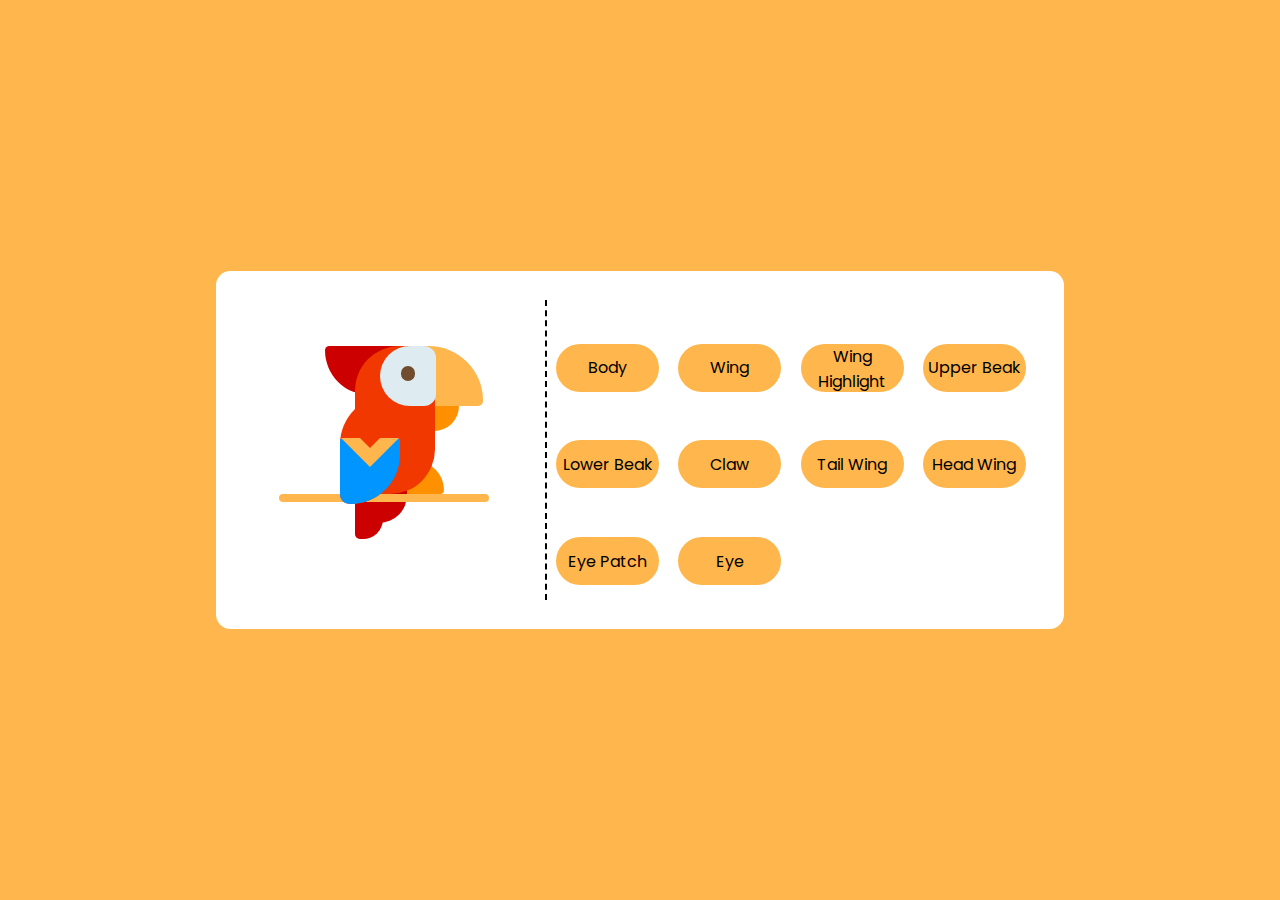
<file: Color-The-Parrot/index.html>
<!DOCTYPE html>
<html lang="en">
  <head>
    <meta charset="UTF-8" />
    <meta http-equiv="X-UA-Compatible" content="IE=edge" />
    <meta name="viewport" content="width=device-width, initial-scale=1.0" />
    <title>Color The Parrot</title>

    <!-- Google Fonts -->
    <link
      href="https://fonts.googleapis.com/css2?family=Poppins:wght@500&display=swap"
      rel="stylesheet"
    />

    <!-- Stylesheet -->
    <link rel="stylesheet" href="./style.css" />
  </head>
  <body>
    <main class="container">
      <!-- Wrapper -->
      <div class="wrapper">
        <div class="body-clr parrot">
          <!-- Tail -->
          <div class="tail-wing tail1"></div>
          <div class="tail-wing tail2"></div>

          <!-- Wing -->
          <div class="body-clr wing">
            <div class="wing-color1"></div>
            <div class="wing-color2">
              <div class="wing-color2-inner"></div>
            </div>
          </div>

          <!-- Eye -->
          <div class="eye-patch">
            <div class="eye"></div>
          </div>

          <!-- Beak -->
          <div class="beak-upper">
            <div class="beak-lower"></div>
          </div>

          <!-- Others -->
          <div class="feather"></div>
          <div class="leg"></div>
          <div class="branch"></div>
        </div>
      </div>

      <!-- Controls -->
      <div class="controls">
        <!-- Body -->
        <button id="body-btn">Body</button>

        <!-- Wing -->
        <button id="main-wing-btn">Wing</button>
        <button id="sub-wing-btn">Wing Highlight</button>

        <!-- Beak -->
        <button id="upper-beak-btn">Upper Beak</button>
        <button id="lower-beak-btn">Lower Beak</button>

        <!-- Others -->
        <button id="claw-btn">Claw</button>
        <button id="tail-wing-btn">Tail Wing</button>
        <button id="head-wing-btn">Head Wing</button>
        <button id="eye-patch-btn">Eye Patch</button>
        <button id="eye-btn">Eye</button>
      </div>
    </main>

    <!-- Script -->
    <script src="./script.js"></script>
  </body>
</html>
</file>
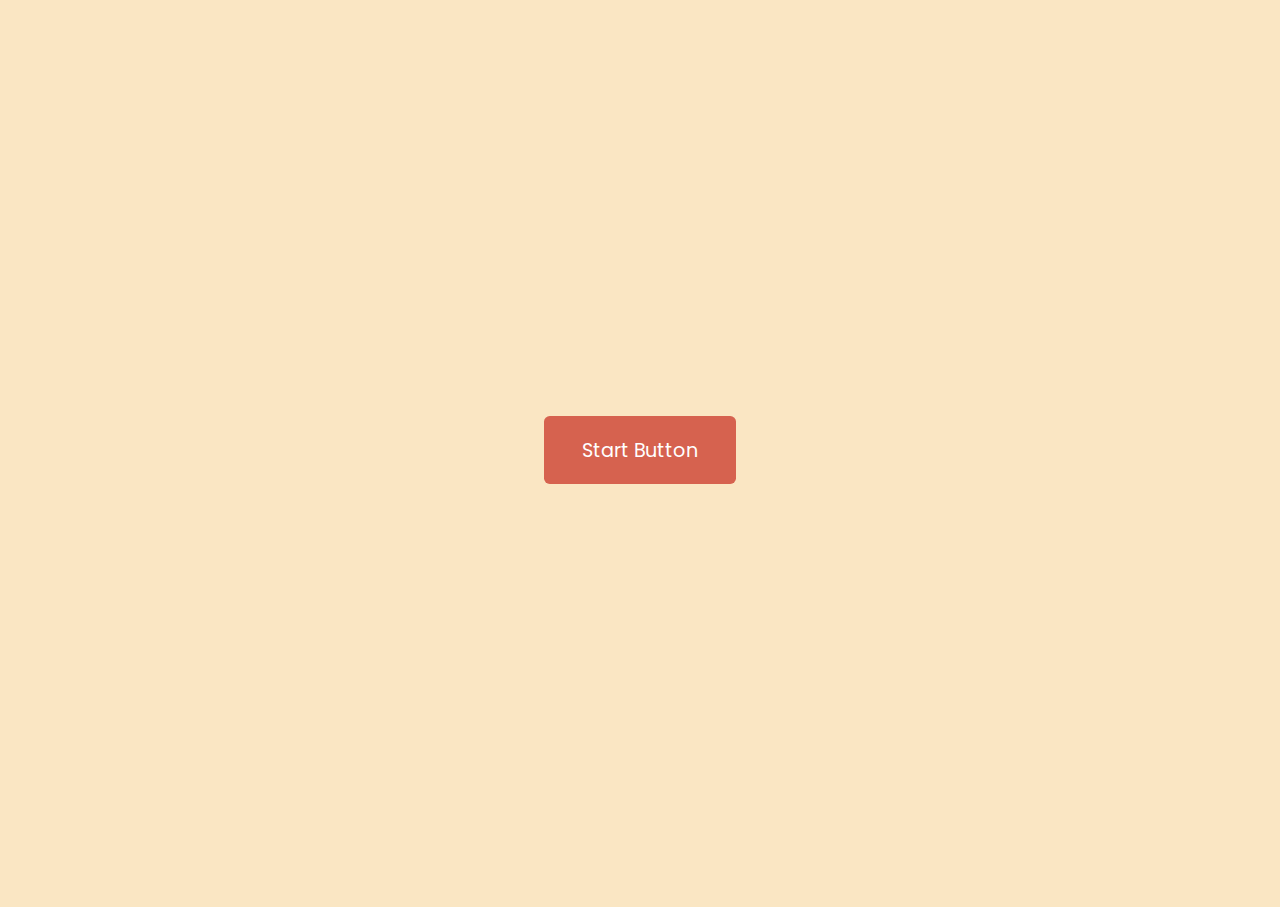
<file: Fruit-Fall/index.html>
<!DOCTYPE html>
<html lang="en">
  <head>
    <meta charset="UTF-8" />
    <meta http-equiv="X-UA-Compatible" content="IE=edge" />
    <meta name="viewport" content="width=device-width, initial-scale=1.0" />
    <title>Fruit Fall</title>

    <!-- Google Font -->
    <link
      href="https://fonts.googleapis.com/css2?family=Poppins:wght@400;600&display=swap"
      rel="stylesheet"
    />

    <!-- Stylesheet -->
    <link rel="stylesheet" href="./style.css" />
  </head>
  <body>
    <div class="cover-screen">
      <h2 id="over-text" class="hide">Game Over</h2>

      <p id="result"></p>
      <button id="start-button">Start Button</button>
    </div>

    <div id="score-container" class="hide">0</div>
    <canvas id="canvas"></canvas>

    <!-- Script -->
    <script src="./script.js"></script>
  </body>
</html>
</file>
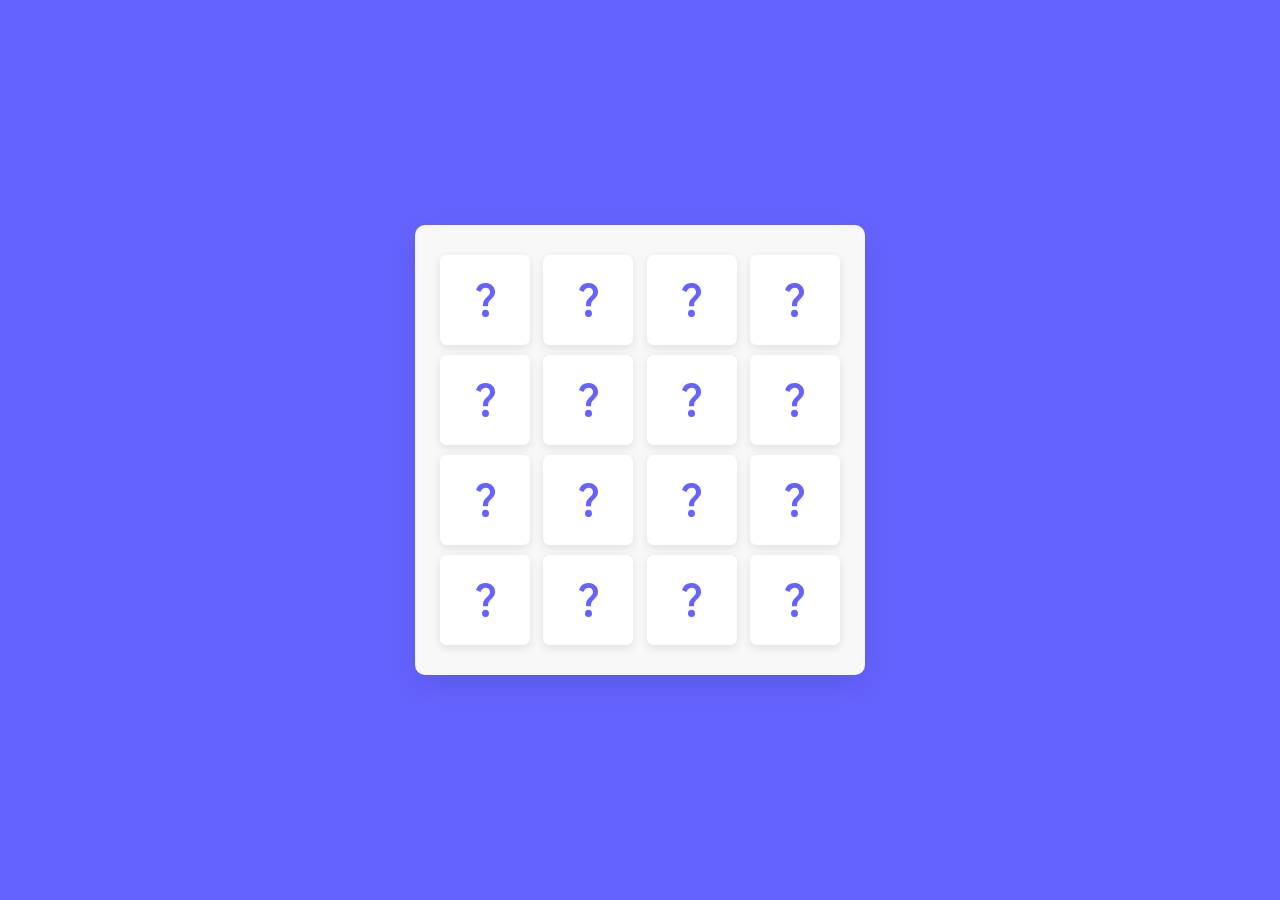
<file: Memory-Match-v1/index.html>
<!DOCTYPE html>
<html lang="en" dir="ltr">
  <head>
    <title>Memory Match - v.0.1</title>
    <meta charset="UTF-8" />
    <meta http-equiv="X-UA-Compatible" content="IE=edge" />
    <meta name="viewport" content="width=device-width, initial-scale=1.0" />

    <!-- Stylesheet -->
    <link rel="stylesheet" href="./style.css" />
  </head>
  <body>
    <div class="wrapper">
      <ul class="cards"></ul>
    </div>

    <!-- Script -->
    <script src="./script.js"></script>
  </body>
</html>
</file>
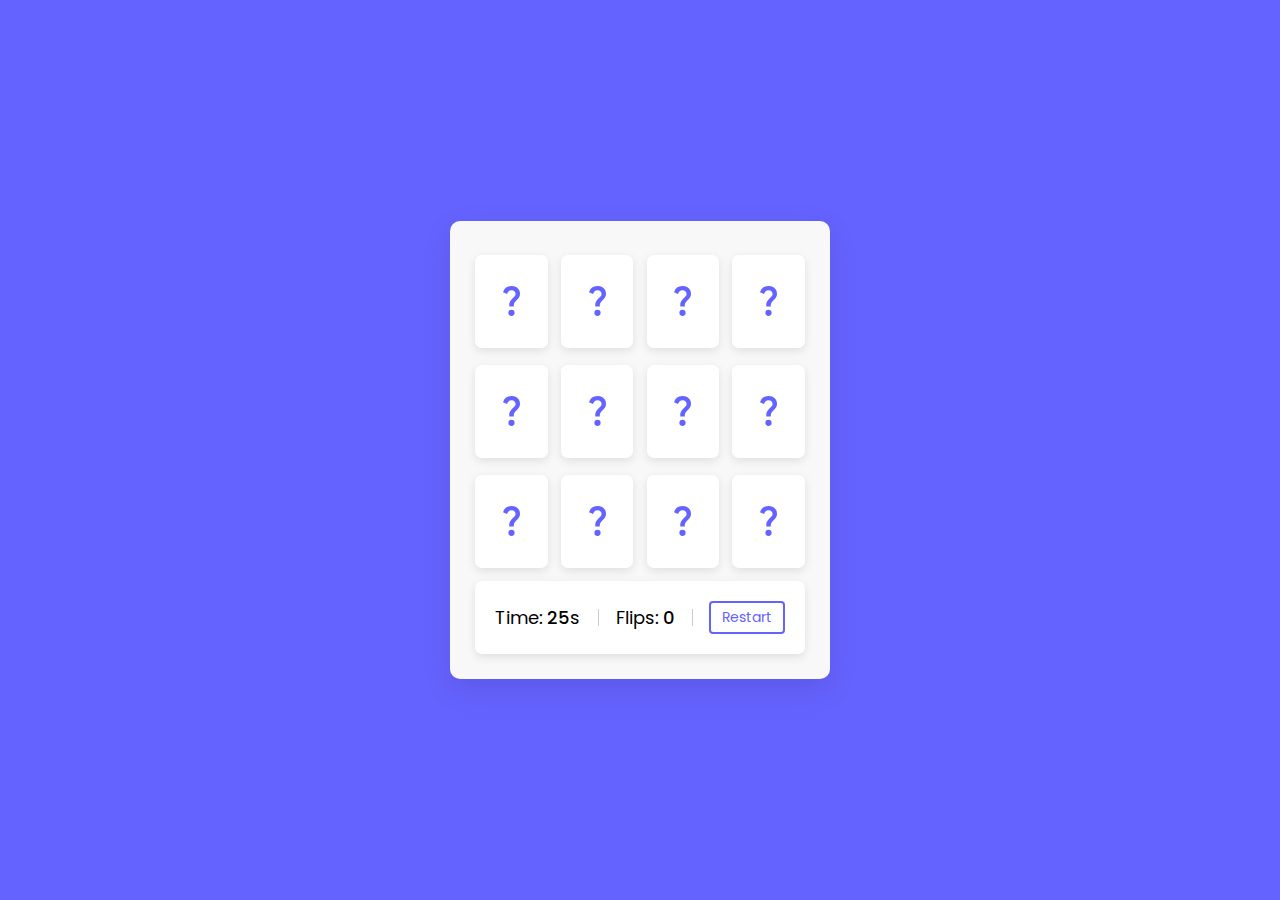
<file: Memory-Match-v2/index.html>
<!DOCTYPE html>
<html lang="en">
  <head>
    <title>Memory Match - v.0.2</title>
    <meta charset="UTF-8" />
    <meta http-equiv="X-UA-Compatible" content="IE=edge" />
    <meta name="viewport" content="width=device-width, initial-scale=1.0" />
    <meta
      name="description"
      content="Embark on a memory matching challenge with our captivating game! Flip cards to uncover hidden images and test your memory skills. Match pairs to progress, but watch the clock and keep track of your flips. Can you uncover all the pairs before time runs out? Engage in strategic thinking, swift decision-making, and exciting gameplay in this captivating memory matching adventure."
    />
    <meta
      name="keywords"
      content="memory matching game, card flipping, image pairs, memory challenge, matching pairs, gameplay, strategy, memory skills, flip cards, time limit, entertainment, cognitive exercise"
    />

    <!-- Google Font -->
    <link rel="preconnect" href="https://fonts.googleapis.com" />
    <link rel="preconnect" href="https://fonts.gstatic.com" crossorigin />
    <link
      href="https://fonts.googleapis.com/css2?family=Poppins:ital,wght@0,100;0,200;0,300;0,400;0,500;0,600;0,700;1,100;1,200;1,300;1,400;1,500;1,600;1,700&display=swap"
      rel="stylesheet"
    />

    <!-- Stylesheet -->
    <link rel="stylesheet" href="./style.css" />
  </head>
  <body>
    <div class="wrapper">
      <ul class="cards"></ul>

      <!-- Timer -->
      <div class="details">
        <p class="time">
          Time: <span><b>20</b>s</span>
        </p>

        <p class="flips">
          Flips: <span><b>0</b></span>
        </p>

        <button id="restart">Restart</button>
      </div>
    </div>

    <!-- Script -->
    <script src="./script.js"></script>
  </body>
</html>
</file>
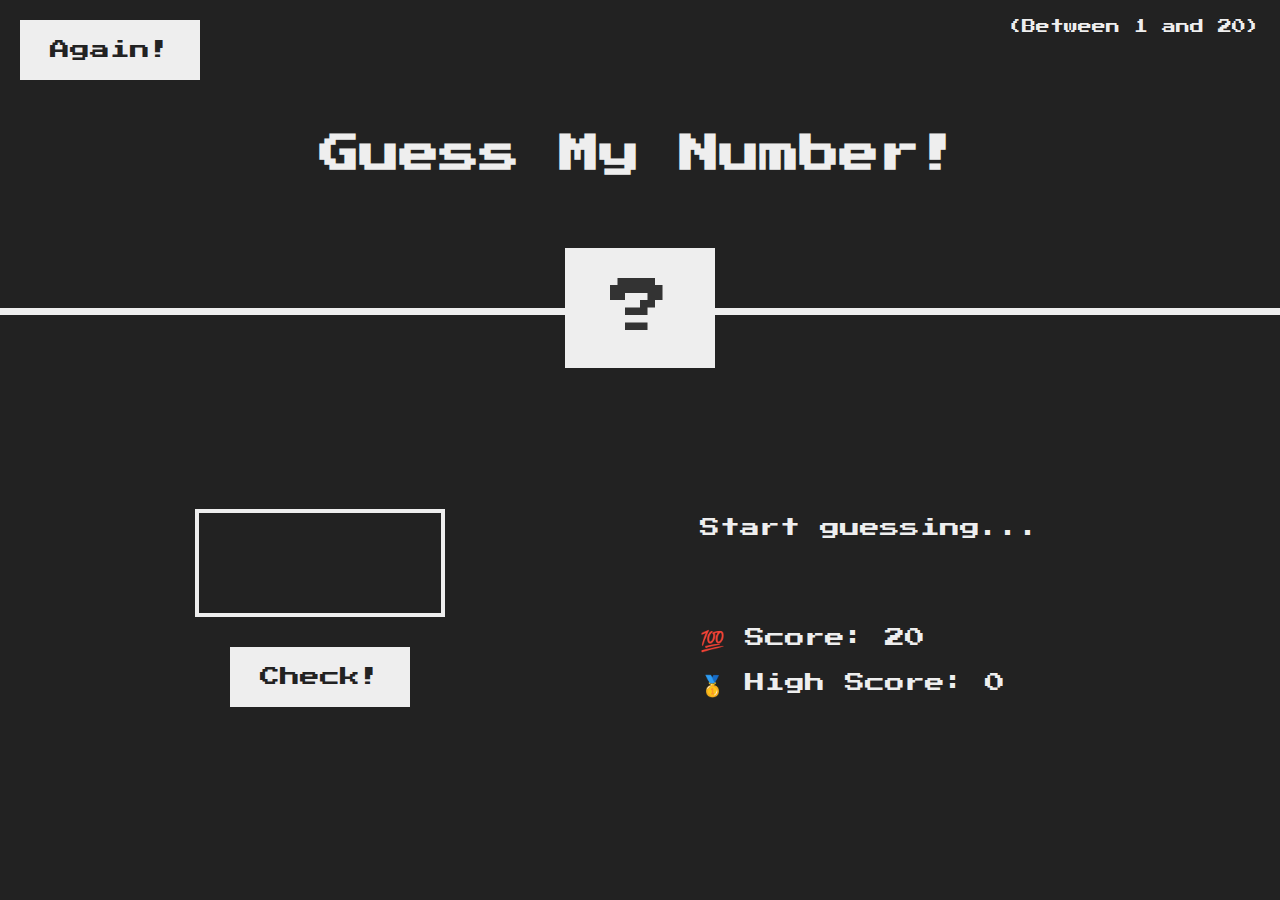
<file: Number-Nest/index.html>
<!DOCTYPE html>
<html lang="en">
  <head>
    <title>Guess The Mystery Number</title>
    <meta charset="UTF-8" />
    <meta http-equiv="X-UA-Compatible" content="IE=edge" />
    <meta name="viewport" content="width=device-width, initial-scale=1.0" />
    <meta
      name="description"
      content="Put your guessing skills to the test with our interactive Guess My Number game! Built using HTML, CSS, and JavaScript, challenge yourself to guess the secret number within a limited number of attempts. Enjoy sleek design, intuitive controls, and engaging gameplay. Will you crack the code and claim victory? Play now and embark on a thrilling number-guessing adventure!"
    />

    <!-- Favicon -->
    <link
      rel="apple-touch-icon"
      sizes="180x180"
      href="./assets/favicon_io/apple-touch-icon.png"
    />
    <link
      rel="icon"
      type="image/png"
      sizes="32x32"
      href="./assets/favicon_io/favicon-32x32.png"
    />
    <link
      rel="icon"
      type="image/png"
      sizes="16x16"
      href="./assets/favicon_io/favicon-16x16.png"
    />
    <link rel="manifest" href="./assets/favicon_io/site.webmanifest" />

    <!-- Google Fonts -->
    <link rel="preconnect" href="https://fonts.googleapis.com" />
    <link rel="preconnect" href="https://fonts.gstatic.com" crossorigin />
    <link
      href="https://fonts.googleapis.com/css2?family=Press+Start+2P&family=Roboto:wght@300;400;500;700&display=swap"
      rel="stylesheet"
    />

    <!-- Style -->
    <link rel="stylesheet" href="./style.css" />
  </head>
  <body>
    <header>
      <h1>Guess My Number!</h1>
      <p class="between">(Between 1 and 20)</p>
      <button class="btn again">Again!</button>
      <div class="number">?</div>
    </header>

    <main>
      <section class="left">
        <input type="number" class="guess" id="guess" name="guess" />
        <button class="btn check">Check!</button>
      </section>
      <section class="right">
        <p class="message">Start guessing...</p>
        <p class="label-score">
          💯 Score:
          <span class="score">20</span>
        </p>
        <p class="high-score">
          🥇 High Score:
          <span class="highScore">0</span>
        </p>
      </section>
    </main>

    <!-- Script -->
    <script src="./script.js"></script>
  </body>
</html>
</file>
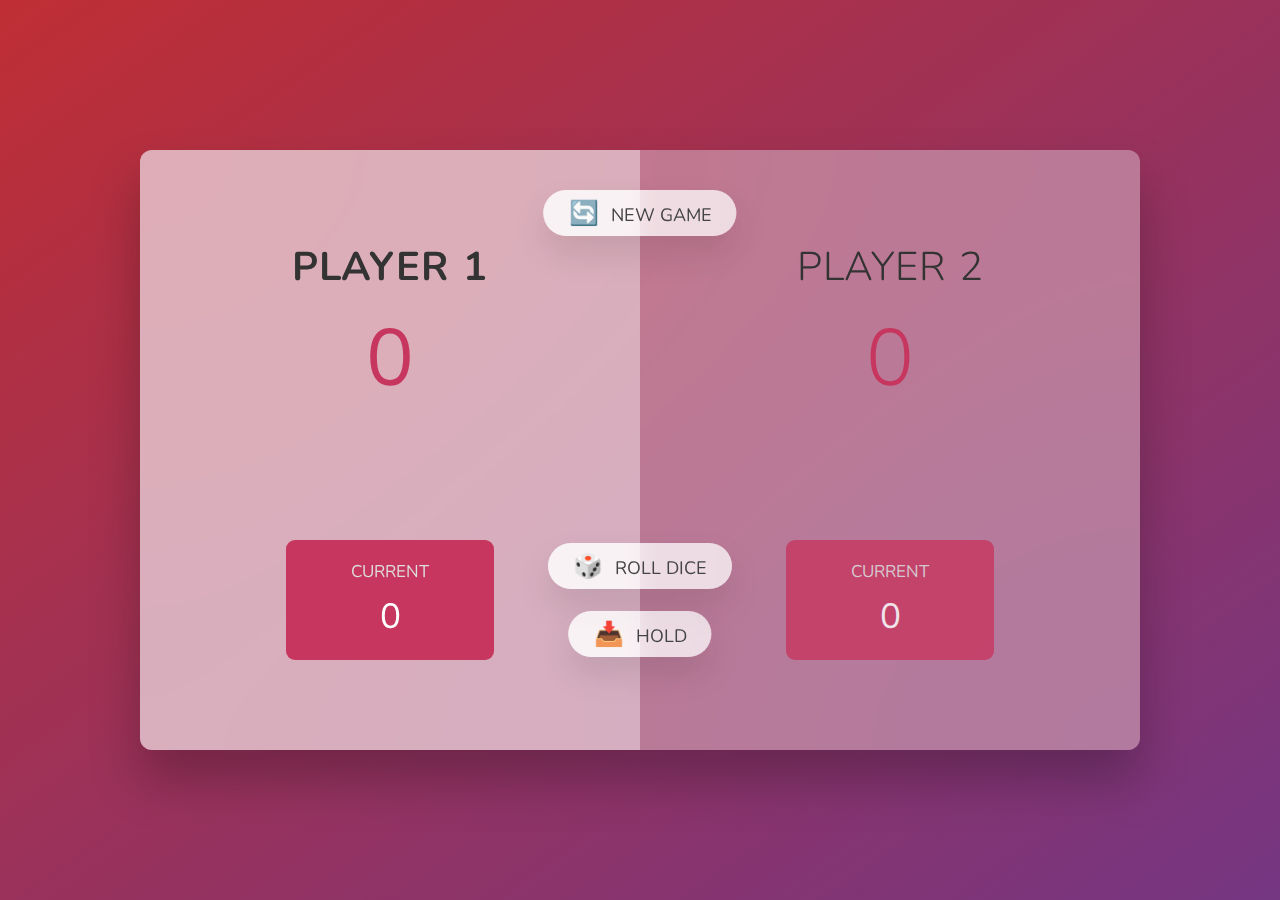
<file: Pig-Dice/index.html>
<!DOCTYPE html>
<html lang="en">
  <head>
    <title>Pig Dice</title>
    <meta charset="UTF-8" />
    <meta http-equiv="X-UA-Compatible" content="IE=edge" />
    <meta name="viewport" content="width=device-width, initial-scale=1.0" />
    <meta
      name="description"
      content="Play the classic Pig Dice Game online! Roll the dice, accumulate points, and avoid the Pig Out. Challenge friends or the computer in this addictive web game built with HTML, CSS, and JavaScript. Enjoy smooth animations, strategic gameplay, and aim for the highest score. Experience the excitement now!"
    />

    <!-- favicon -->
    <link
      rel="apple-touch-icon"
      sizes="180x180"
      href="./assets/favicon_io/apple-touch-icon.png"
    />
    <link
      rel="icon"
      type="image/png"
      sizes="32x32"
      href="./assets/favicon_io/android-chrome-192x192.png"
    />
    <link
      rel="icon"
      type="image/png"
      sizes="16x16"
      href="./assets/favicon_io/android-chrome-512x512.png"
    />
    <link rel="manifest" href="./assets/favicon_io/site.webmanifest" />

    <link rel="preconnect" href="https://fonts.googleapis.com" />
    <link rel="preconnect" href="https://fonts.gstatic.com" crossorigin />
    <link
      href="https://fonts.googleapis.com/css2?family=Nunito:ital,wght@0,200..1000;1,200..1000&display=swap"
      rel="stylesheet"
    />

    <!-- Stylesheet -->
    <link rel="stylesheet" href="./style.css" />
  </head>
  <body>
    <main>
      <!-- first player -->
      <section class="player player-0 player-active">
        <h2 class="name" id="name-0">Player 1</h2>
        <p class="score" id="score-0">95</p>

        <div class="current">
          <p class="current-label">Current</p>
          <p class="current-score" id="current-0">0</p>
        </div>
      </section>

      <!-- second player -->
      <section class="player player-1">
        <h2 class="name" id="name-1">Player 2</h2>
        <p class="score" id="score-1">95</p>

        <div class="current">
          <p class="current-label">Current</p>
          <p class="current-score" id="current-1">0</p>
        </div>
      </section>

      <!-- buttons & image -->
      <img src="./assets/dice-1.png" alt="dice-image" class="dice" />
      <button class="btn btn-new">🔄 New Game</button>
      <button class="btn btn-roll">🎲 Roll Dice</button>
      <button class="btn btn-hold">📥 Hold</button>
    </main>

    <!-- Script -->
    <script src="./script.js"></script>
  </body>
</html>
</file>
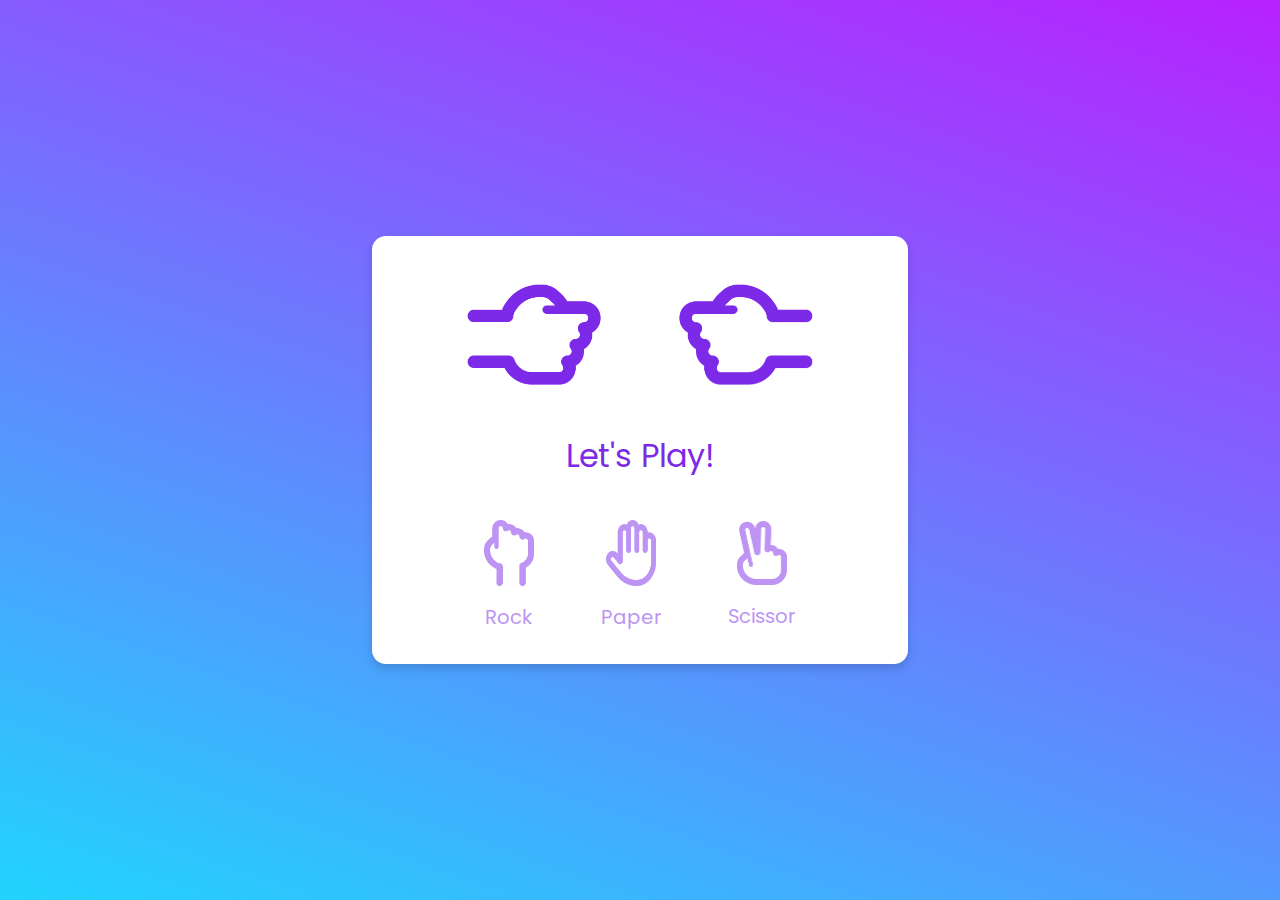
<file: Rock-Paper-Scissor/index.html>
<!DOCTYPE html>
<html lang="en">
  <head>
    <meta charset="UTF-8" />
    <meta http-equiv="X-UA-Compatible" content="IE=edge" />
    <meta name="viewport" content="width=device-width, initial-scale=1.0" />
    <title>Rock Paper Scissor</title>

    <!-- Primary Meta Tags -->
    <meta
      name="description"
      content="Play the ultimate Rock Paper Scissors game! HTML, CSS, and JavaScript combine for a captivating experience. Challenge the computer, strategize your moves, and claim victory!"
    />

    <!-- Favicon -->
    <link rel="icon" href="./assets/favicon-512.png" />
    <link rel="manifest" href="./manifest.webmanifest" />

    <!-- Style -->
    <link rel="stylesheet" href="./style.css" />

    <!-- Script -->
    <script defer src="./script.js"></script>
  </head>
  <body>
    <main class="container">
      <div class="resultBox">
        <div class="resultImgs">
          <span class="userResult">
            <img src="./assets/rock.png" alt="user-hand" />
          </span>
          <span class="cpuResult">
            <img src="./assets/rock.png" alt="cpu-hand" />
          </span>
        </div>

        <div class="resultText">Let's Play!</div>
      </div>

      <div class="optionsBox">
        <span class="optionImg">
          <img src="./assets/rock.png" alt="rock-option" />
          <p>Rock</p>
        </span>

        <span class="optionImg">
          <img src="./assets/paper.png" alt="rock-option" />
          <p>Paper</p>
        </span>

        <span class="optionImg">
          <img src="./assets/scissors.png" alt="rock-option" />
          <p>Scissor</p>
        </span>
      </div>
    </main>
  </body>
</html>
</file>
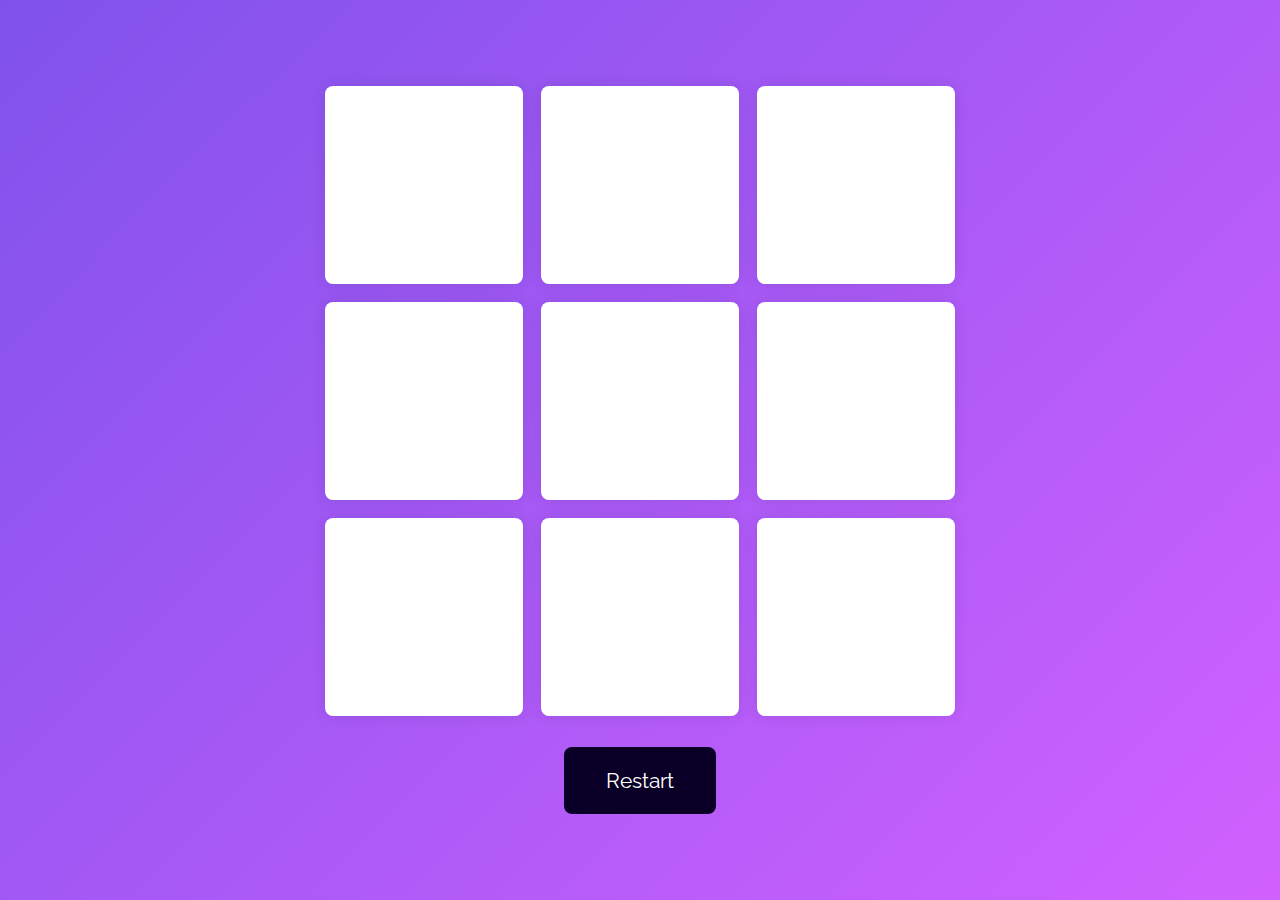
<file: Tic-Tac-Toe/index.html>
<!DOCTYPE html>
<html lang="en">
  <head>
    <title>Tic Tac Toe</title>
    <meta charset="UTF-8" />
    <meta http-equiv="X-UA-Compatible" content="IE=edge" />
    <meta name="viewport" content="width=device-width, initial-scale=1.0" />
    <meta
      name="description"
      content="Enjoy the classic game of Tic Tac Toe with our interactive web version! Play against a friend in this two-player game crafted using HTML, CSS, and JavaScript. Experience the thrill of competition as X's and O's battle it out on the grid. Be prepared for exhilarating wins and intense draws, with popup notifications highlighting victories and ties. Play now and relive the timeless excitement of Tic Tac Toe in a digital twist."
    />
    <meta
      name="keywords"
      content="tic tac toe, game, two-player, multiplayer, HTML, CSS, JavaScript, X, O, win, draw, interactive, web game, classic, strategy, board game"
    />

    <!-- Google Fonts -->
    <link
      href="https://fonts.googleapis.com/css2?family=Raleway:wght@700&display=swap"
      rel="stylesheet"
    />

    <!-- Favicon -->
    <link rel="icon" href="./favicon.png" />
    <link rel="manifest" href="./manifest.webmanifest" />

    <!-- Style -->
    <link rel="stylesheet" href="./style.css" />

    <!-- Script -->
    <script defer src="./script.js"></script>
  </head>
  <body>
    <div class="wrapper">
      <div class="container">
        <button class="button-option"></button>
        <button class="button-option"></button>
        <button class="button-option"></button>
        <button class="button-option"></button>
        <button class="button-option"></button>
        <button class="button-option"></button>
        <button class="button-option"></button>
        <button class="button-option"></button>
        <button class="button-option"></button>
      </div>

      <button id="restart">Restart</button>
    </div>

    <div class="popup hide">
      <p id="message">Sample Message</p>
      <button id="new-game">New Game</button>
    </div>
  </body>
</html>
</file>
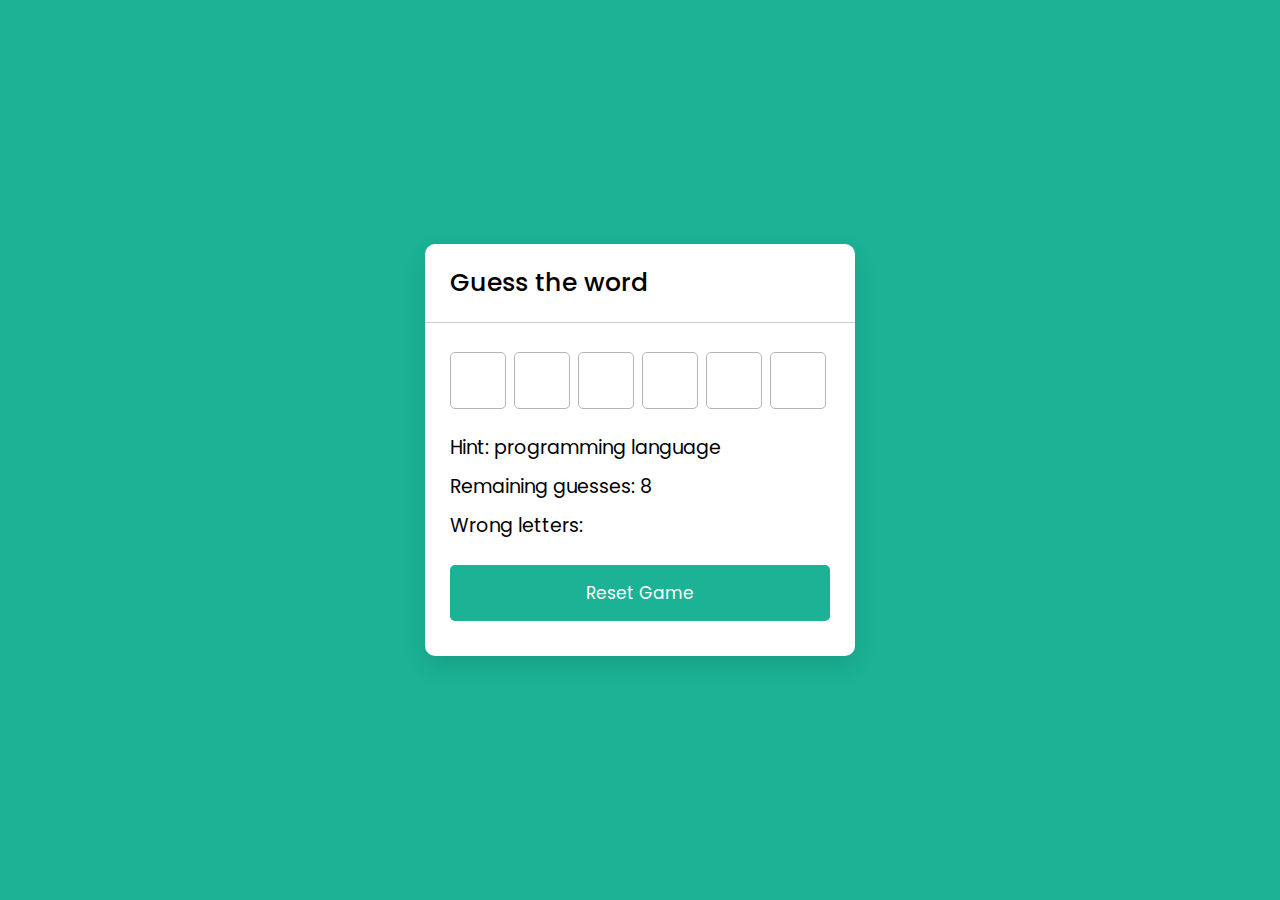
<file: Word-Guessing/index.html>
<!DOCTYPE html>
<html lang="en">
  <head>
    <meta charset="UTF-8" />
    <meta http-equiv="X-UA-Compatible" content="IE=edge" />
    <meta name="viewport" content="width=device-width, initial-scale=1.0" />
    <title>Word Guessing Game</title>

    <!-- Google Fonts -->
    <link rel="preconnect" href="https://fonts.googleapis.com" />
    <link rel="preconnect" href="https://fonts.gstatic.com" crossorigin />
    <link
      href="https://fonts.googleapis.com/css2?family=Poppins:ital,wght@0,100;0,200;0,300;0,400;0,500;0,600;0,700;0,800;0,900;1,100;1,200;1,300;1,400;1,500;1,600;1,700;1,800;1,900&display=swap"
      rel="stylesheet"
    />

    <!-- Stylesheet -->
    <link rel="stylesheet" href="./style.css" />
  </head>
  <body>
    <div class="wrapper">
      <h1>Guess the word</h1>

      <div class="content">
        <input
          type="text"
          class="typing-input"
          maxlength="1"
          name="typing-input-field"
        />

        <div class="inputs"></div>

        <div class="details">
          <p class="hint">Hint: <span></span></p>
          <p class="guess-left">Remaining guesses: <span></span></p>
          <p class="wrong-letter">Wrong letters: <span></span></p>
        </div>

        <button class="reset-btn">Reset Game</button>
      </div>
    </div>

    <!-- Script -->
    <script src="./js/word.js"></script>
    <script src="./js/script.js"></script>
  </body>
</html>
</file>
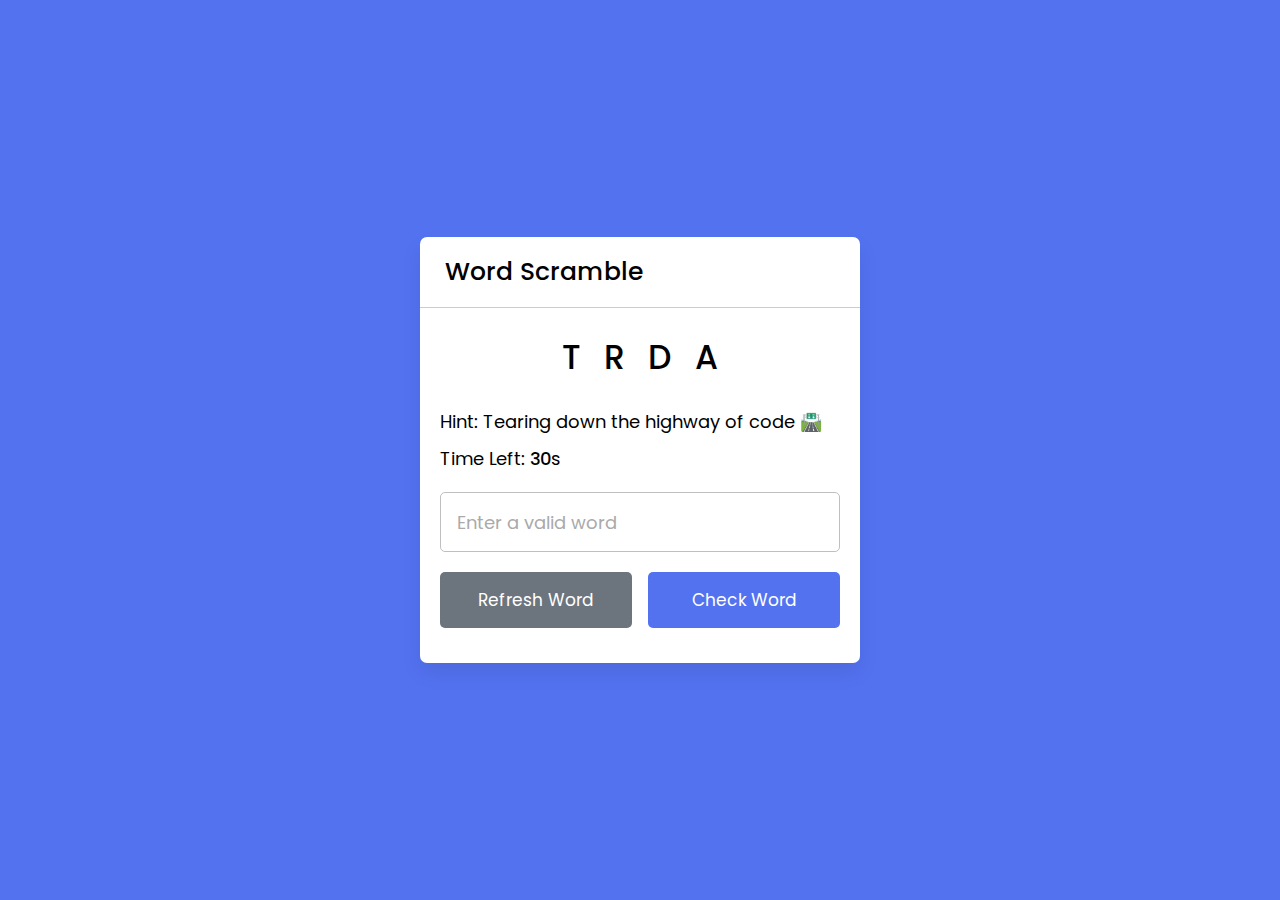
<file: Word-Scramble/index.html>
<!DOCTYPE html>
<html lang="en">
  <head>
    <meta charset="UTF-8" />

    <title>Word Scramble Game</title>

    <meta http-equiv="X-UA-Compatible" content="IE=edge" />

    <!-- Google Font -->
    <link rel="preconnect" href="https://fonts.googleapis.com" />
    <link rel="preconnect" href="https://fonts.gstatic.com" crossorigin />
    <link
      href="https://fonts.googleapis.com/css2?family=Poppins:ital,wght@0,100;0,200;0,300;0,400;0,500;0,600;0,700;0,800;0,900;1,100;1,200;1,300;1,400;1,500;1,600;1,700;1,800;1,900&display=swap"
      rel="stylesheet"
    />

    <!-- Stylesheet -->
    <link rel="stylesheet" href="./style.css" />

    <meta name="viewport" content="width=device-width, initial-scale=1.0" />

    <!-- Script -->
    <script src="./js/word.js" defer></script>
    <script src="./js/script.js" defer></script>
  </head>
  <body>
    <div class="container">
      <h2>Word Scramble</h2>

      <div class="content">
        <p class="word"></p>

        <div class="details">
          <p class="hint">Hint: <span></span></p>
          <p class="time">
            Time Left: <span><b>30</b>s</span>
          </p>
        </div>

        <input
          type="text"
          name="enter word"
          id="enter-word"
          spellcheck="false"
          placeholder="Enter a valid word"
        />

        <div class="buttons">
          <button class="refresh-word">Refresh Word</button>
          <button class="check-word">Check Word</button>
        </div>
      </div>
    </div>
  </body>
</html>
</file>
<file: Memory-Match-v1/style.css>
:root {
  --bgColor: #6563ff;
  --bgWrapper: #f8f8f8;
}
* {
  margin: 0;
  padding: 0;
  box-sizing: border-box;
  font-family: Poppins, sans-serif;
}
body {
  display: flex;
  min-height: 100vh;
  justify-content: center;
  align-items: center;
  background-color: var(--bgColor);
}
.wrapper {
  background-color: var(--bgWrapper);
  border-radius: 10px;
  padding: 25px;
  box-shadow: 0 10px 30px rgba(0, 0, 0, 0.1);
}
.card,
.cards,
.view {
  display: flex;
  align-items: center;
  justify-content: center;
}
.cards {
  height: 400px;
  width: 400px;
  flex-wrap: wrap;
  justify-content: space-between;
}
.cards .card {
  cursor: pointer;
  list-style: none;
  user-select: none;
  position: relative;
  perspective: 1000px;
  transform-style: preserve-3d;
  height: calc(100% / 4 - 10px);
  transform-style: preserve-3d;
  width: calc(100% / 4 - 10px);
}
.card .view {
  width: 100%;
  height: 100%;
  position: absolute;
  border-radius: 7px;
  background-color: #fff;
  pointer-events: none;
  backface-visibility: hidden;
  box-shadow: 0 3px 10px rgba(0, 0, 0, 0.102);
  transition: transform 0.25s linear;
}
.card .front-view img {
  width: 19px;
}
.card .back-view img {
  max-width: 45px;
}
.card .back-view {
  transform: rotateY(-180deg);
}
.card.flip .back-view {
  transform: rotateY(0);
}
.card.flip .front-view {
  transform: rotateY(180deg);
}
.card.shake {
  animation: 0.35s ease-in-out shake;
}
@keyframes shake {
  0%,
  100% {
    transform: translateX(0);
  }
  20% {
    transform: translateX(-13px);
  }
  40% {
    transform: translateX(13px);
  }
  60% {
    transform: translateX(-8px);
  }
  80% {
    transform: translateX(8px);
  }
}
@media screen and (max-width: 700px) {
  .cards {
    height: 350px;
    width: 350px;
  }
  .card .front-view img {
    width: 15px;
  }
  .card .back-view img {
    max-width: 35px;
  }
}
@media screen and (max-width: 430px) {
  .cards {
    height: 300px;
    width: 300px;
  }
  .card .front-view img {
    width: 15px;
  }
  .card .back-view img {
    max-width: 35px;
  }
}
@media screen and (max-width: 350px) {
  .cards {
    height: 250px;
    width: 250px;
  }
}
</file>
<file: Memory-Match-v2/style.css>
.details button:hover,
body {
  background-color: var(--bgColor);
}
:root {
  --bgColor: #6563ff;
  --bgWrapper: #f8f8f8;
}
* {
  margin: 0;
  padding: 0;
  box-sizing: border-box;
  font-family: Poppins, sans-serif;
}
p {
  font-size: 20px;
}
body {
  display: flex;
  align-items: center;
  justify-content: center;
  min-height: 100vh;
}
::selection {
  color: #fff;
  background-color: var(--bgColor);
}
.wrapper {
  background-color: var(--bgWrapper);
  padding: 25px;
  border-radius: 10px;
  box-shadow: 0 10px 30px rgba(0, 0, 0, 0.1);
}
.card,
.cards,
.details,
.view,
p {
  display: flex;
  align-items: center;
  justify-content: center;
}
.cards {
  width: 330px;
  height: 330px;
  flex-wrap: wrap;
  justify-content: space-between;
  align-items: center;
}
.cards .card .view,
.details {
  width: 100%;
  border-radius: 7px;
  box-shadow: 0 3px 10px rgba(0, 0, 0, 0.1);
}
.cards .card,
.details {
  height: calc(100% / 4 + 10px);
}
.cards .card {
  cursor: pointer;
  position: relative;
  perspective: 1000px;
  transform-style: preserve-3d;
  width: calc(100% / 4 - 10px);
}
.cards .card .view {
  height: 100%;
  user-select: none;
  pointer-events: none;
  position: absolute;
  background-color: #fff;
  backface-visibility: hidden;
  transition: transform 0.25s linear;
}
.card .front-view img {
  max-width: 17px;
}
.card .back-view img {
  max-width: 40px;
}
.card .back-view {
  transform: rotateY(-180deg);
}
.card.flip .front-view {
  transform: rotateY(180deg);
}
.card.flip .back-view {
  transform: rotateY(0);
}
.card.shake {
  animation: 0.35s ease-in-out shake;
}
@keyframes shake {
  0%,
  100% {
    transform: translateX(0);
  }
  20% {
    transform: translateX(-13px);
  }
  40% {
    transform: translateX(13px);
  }
  60% {
    transform: translateX(-8px);
  }
  80% {
    transform: translateX(8px);
  }
}
.details {
  margin-top: 5px;
  padding: 20px;
  background: #fff;
  justify-content: space-between;
}
.details p {
  font-size: 18px;
  height: 17px;
  padding-right: 18px;
  border-right: 1px solid #ccc;
}
.details p span {
  margin-left: 4px;
}
.details p b {
  font-weight: 500;
}
.details button {
  cursor: pointer;
  font-size: 14px;
  color: var(--bgColor);
  border-radius: 4px;
  padding: 4px 11px;
  background-color: #fff;
  border: 2px solid var(--bgColor);
  transition: 0.3s;
}
.details button:hover {
  color: #fff;
}
@media screen and (max-width: 700px) {
  .cards {
    height: 350px;
    width: 350px;
  }
  .card .front-view img {
    max-width: 16px;
  }
  .card .back-view img {
    max-width: 40px;
  }
}
@media screen and (max-width: 430px) {
  .cards {
    height: 300px;
    width: 300px;
  }
  .card .back-view img {
    max-width: 35px;
  }
  .details {
    margin-top: 10px;
    padding: 12px;
    height: calc(100% / 4 - 20px);
  }
  .details p {
    height: 15px;
    font-size: 17px;
    padding-right: 13px;
  }
  .details button {
    font-size: 13px;
    padding: 5px 10px;
    border: none;
    background-color: #fff;
    border: 2px solid var(--bgColor);
  }
}
@media screen and (max-width: 325px) {
  .cards {
    height: 250px;
    width: 250px;
  }
  .card .back-view img {
    max-width: 30px;
  }
  .details {
    margin-top: 10px;
    padding: 12px;
    height: calc(100% / 4 - 20px);
  }
  .details p {
    height: 13px;
    font-size: 15px;
    padding-right: 13px;
  }
  .details button {
    font-size: 13px;
    padding: 2px 4px;
    border: none;
    background-color: #fff;
    border: 2px solid var(--bgColor);
    margin-left: 5px;
  }
}
</file>
<file: Number-Nest/style.css>
body,
main {
  color: #eee;
}
.number,
h1 {
  left: 50%;
  text-align: center;
}
.again,
.left,
main {
  display: flex;
}
.guess,
.number,
h1 {
  text-align: center;
}
.btn,
.guess {
  font-family: inherit;
}
* {
  margin: 0;
  padding: 0;
  box-sizing: inherit;
}
html {
  font-size: 62.5%;
  box-sizing: border-box;
}
body {
  font-family: "Press Start 2P", sans-serif;
  background-color: #222;
}
header {
  position: relative;
  height: 35vh;
  border-bottom: 7px solid #eee;
}
.again,
.between,
.number,
h1 {
  position: absolute;
}
main {
  height: 65vh;
  align-items: center;
  justify-content: space-around;
}
.left {
  width: 52rem;
  flex-direction: column;
  align-items: center;
}
.right {
  width: 52rem;
  font-size: 2rem;
}
h1 {
  width: 100%;
  top: 50%;
  transform: translate(-50%, -50%);
  font-size: 4rem;
}
.number {
  bottom: 0;
  transform: translate(-50%, 50%);
  background-color: #eee;
  color: #333;
  font-size: 6rem;
  width: 15rem;
  padding: 3rem 0;
}
.between {
  font-size: 1.4rem;
  top: 2rem;
  right: 2rem;
}
.again {
  top: 2rem;
  left: 2rem;
  align-items: center;
  justify-content: center;
}
.guess {
  background: 0 0;
  border: 4px solid #eee;
  color: inherit;
  font-size: 5rem;
  padding: 2.5rem;
  width: 25rem;
  display: block;
  margin-bottom: 3rem;
}
.btn {
  border: none;
  background-color: #eee;
  color: #222;
  font-size: 2rem;
  padding: 2rem 3rem;
  cursor: pointer;
}
.btn:hover {
  background-color: #ccc;
}
.message {
  margin-bottom: 8rem;
  height: 3rem;
}
.label-score {
  margin-bottom: 2rem;
}
@media (max-width: 75em) {
  html {
    font-size: 56.25%;
  }
}
@media (max-width: 59em) {
  html {
    font-size: 50%;
  }
}
@media (max-width: 34em) {
  main {
    flex-direction: column;
    height: 60vh;
  }
  .right {
    text-align: center;
  }
  .left {
    margin-top: 4rem;
  }
  h1 {
    font-size: 3.5rem;
    line-height: 1.2;
  }
  .btn {
    padding: 1rem 1.5rem;
  }
}
</file>
<file: Pig-Dice/style.css>
.player,
body,
main {
  display: flex;
}
.name,
main {
  position: relative;
}
.name,
.score {
  font-weight: 300;
}
.btn,
.current-label,
.name {
  text-transform: uppercase;
}
.btn,
.dice {
  left: 50%;
  transform: translateX(-50%);
}
* {
  margin: 0;
  padding: 0;
  box-sizing: inherit;
}
html {
  font-size: 62.5%;
  box-sizing: border-box;
  font-family: Nunito, sans-serif;
}
body {
  color: #333;
  height: 100vh;
  align-items: center;
  justify-content: center;
  font-weight: 400;
  background-image: linear-gradient(to top left, #753682 0, #bf2e34 100%);
}
main {
  width: 100rem;
  height: 60rem;
  background-color: rgba(255, 255, 255, 0.35);
  backdrop-filter: blur(200px);
  filter: blur();
  box-shadow: 0 3rem 5rem rgba(0, 0, 0, 0.25);
  border-radius: 1.2rem;
  overflow: hidden;
}
.player {
  flex: 50%;
  padding: 9rem;
  flex-direction: column;
  align-items: center;
  transition: 0.75s;
}
.name {
  font-size: 4rem;
  letter-spacing: 1px;
  word-spacing: 2px;
  margin-bottom: 1rem;
}
.score {
  font-size: 8rem;
  color: #c7365f;
  margin-bottom: auto;
}
.player-active {
  background-color: rgba(255, 255, 255, 0.4);
}
.player-active .name {
  font-weight: 700;
}
.btn,
.player-active .score {
  font-weight: 400;
}
.player-active .current {
  opacity: 1;
}
.current {
  background-color: #c7365f;
  color: #fff;
  padding: 2rem;
  border-radius: 9px;
  opacity: 0.8;
  width: 65%;
  text-align: center;
  transition: 0.75s;
}
.current-label {
  margin-bottom: 1rem;
  font-size: 1.7rem;
  color: #ddd;
}
.current-score {
  font-size: 3.5rem;
}
.btn,
.dice {
  position: absolute;
}
.btn {
  color: #444;
  border: none;
  background: rgba(255, 255, 255, 0.6);
  font-size: 1.8rem;
  font-family: inherit;
  cursor: pointer;
  transition: 0.2s;
  backdrop-filter: blur(10px);
  padding: 0.7rem 2.5rem;
  border-radius: 50rem;
  box-shadow: 0 1.7rem 3.5rem rgba(0, 0, 0, 0.1);
}
.btn::first-letter {
  font-size: 2.4rem;
  margin-right: 0.7rem;
  display: inline-block;
}
.btn-new {
  top: 4rem;
}
.btn-roll {
  top: 39.3rem;
}
.btn-hold {
  top: 46.1rem;
}
.dice {
  top: 16.5rem;
  height: 10rem;
  box-shadow: 0 2rem 5rem rgba(0, 0, 0, 0.2);
}
.player-winner {
  background-color: #2f2f2f;
}
.player-winner .name {
  font-weight: 700;
  color: #c7365f;
}
.hidden {
  display: none;
}
</file>
<file: Rock-Paper-Scissor/style.css>
@import url(https://fonts.googleapis.com/css2?family=Poppins:wght@200;300;400;500;600;700&display=swap);
.container.start .optionsBox,
.optionImg img,
.optionImg p {
  pointer-events: none;
}
* {
  margin: 0;
  padding: 0;
  box-sizing: border-box;
  font-family: Poppins, sans-serif;
}
body {
  height: 100vh;
  display: grid;
  place-content: center;
  background-color: #21d4fd;
  background-image: linear-gradient(19deg, #21d4fd 0, #b721ff 100%);
  background-repeat: no-repeat;
}
::selection {
  color: #fff;
  background-color: #7d2ae8;
}
.container {
  background-color: #fff;
  padding: 2rem 7rem;
  border-radius: 14px;
  box-shadow: 0 5px 10px rgba(0, 0, 0, 0.15);
}
.resultImgs {
  display: flex;
  column-gap: 7rem;
}
.resultImgs img {
  width: 100px;
}
.userResult img {
  transform: rotate(90deg);
}
.cpuResult img {
  transform: rotate(-90deg) rotateY(180deg);
}
.resultText {
  text-align: center;
  font-size: 2rem;
  color: #7d2ae8;
  margin-top: 1.5rem;
}
.container.start .userResult {
  transform-origin: left;
  animation: 0.7s infinite userShake;
}
@keyframes userShake {
  50% {
    transform: rotate(10deg);
  }
}
.container.start .cpuResult {
  transform-origin: right;
  animation: 0.7s infinite cpuShake;
}
@keyframes cpuShake {
  50% {
    transform: rotate(-10deg);
  }
}
.optionsBox img {
  width: 50px;
}
.optionsBox {
  display: flex;
  align-items: center;
  justify-content: space-between;
  margin-top: 2.5rem;
}
.optionImg {
  display: flex;
  align-items: center;
  flex-direction: column;
  cursor: pointer;
  opacity: 0.5;
  transition: opacity 0.3s;
}
.optionImg:active,
.optionImg:hover {
  opacity: 1;
}
.optionImg p {
  color: #7d2ae8;
  font-size: 1.235rem;
  margin-top: 1rem;
}
@media only screen and (max-width: 546px) {
  .container {
    padding: 2rem 3rem;
  }
  .resultImgs {
    justify-content: center;
    column-gap: 6.5rem;
  }
  .resultImgs img {
    width: 70px;
  }
  .optionsBox {
    flex-wrap: wrap;
    flex-direction: column;
    align-items: center;
    margin-top: 1.5rem;
  }
  .optionsBox img {
    width: 35px;
  }
  .optionImg {
    margin-top: 1rem;
  }
}
@media only screen and (max-width: 375px) {
  .container {
    padding: 2rem 2.5rem;
  }
  .resultImgs {
    column-gap: 5.4rem;
  }
  .optionsBox img {
    width: 30px;
  }
}
@media only screen and (max-width: 330px) {
  .container {
    padding: 1.5rem 2rem;
  }
  .resultImgs {
    column-gap: 4.5rem;
  }
  .resultImgs img {
    width: 60px;
  }
  .optionsBox img {
    width: 30px;
  }
}
</file>
<file: Tic-Tac-Toe/style.css>
.container,
.popup,
.wrapper,
body {
  display: flex;
}
#new-game,
#restart {
  background-color: #0a0027;
  color: #fff;
}
* {
  margin: 0;
  padding: 0;
  box-sizing: border-box;
  font-family: Raleway, sans-serif;
}
body {
  align-items: center;
  justify-content: center;
  height: 100vh;
  background: linear-gradient(135deg, #8052ec, #d161ff);
}
html {
  font-size: 16px;
}
.wrapper {
  align-items: center;
  justify-content: center;
  flex-direction: column;
}
.container {
  width: 70vmin;
  height: 70vmin;
  flex-wrap: wrap;
  gap: 2vmin;
}
.button-option {
  background: #fff;
  height: 22vmin;
  width: 22vmin;
  border: none;
  border-radius: 8px;
  font-size: 12vmin;
  color: #d161ff;
  box-shadow: 0 0 15px rgba(0, 0, 0, 0.1);
}
#restart {
  margin-top: 1.5em;
  font-size: 1.3em;
  padding: 1em 2em;
  border-radius: 8px;
  border: none;
  display: block;
}
.popup {
  background: linear-gradient(135deg, #8052ec, #d161ff);
  height: 100%;
  width: 100%;
  position: absolute;
  align-items: center;
  justify-content: center;
  z-index: 2;
  flex-direction: column;
  gap: 1em;
  font-size: 12vmin;
}
#new-game {
  font-size: 0.6em;
  padding: 0.5em 1em;
  border-radius: 0.2em;
  border: none;
}
#message {
  color: #fff;
  text-align: center;
  font-size: 1em;
}
.popup.hide {
  display: none;
}
@media screen and (max-width: 430px) {
  #restart {
    padding: 1em;
  }
}
@media screen and (max-width: 380px) {
  #restart {
    padding: 0.9em;
  }
  #new-game {
    font-size: 0.5em;
  }
}
@media screen and (max-width: 325px) {
  #restart {
    padding: 0.7em;
  }
}
</file>
<file: Word-Scramble/style.css>
.container h2,
.content .word,
.details p b {
  font-weight: 500;
}
* {
  margin: 0;
  padding: 0;
  box-sizing: border-box;
  font-family: Poppins, sans-serif;
}
body {
  padding: 0 10px;
  min-height: 100vh;
  display: grid;
  place-content: center;
  background-color: #5372f0;
}
.container {
  width: 440px;
  border-radius: 7px;
  background-color: #fff;
  box-shadow: 0 10px 20px rgba(0, 0, 0, 0.08);
}
.container h2 {
  font-size: 25px;
  padding: 16px 25px;
  border-bottom: 1px solid #ccc;
}
.container .content {
  margin: 25px 20px 35px;
}
.content .word {
  user-select: none;
  font-size: 33px;
  text-align: center;
  letter-spacing: 24px;
  margin-right: -24px;
  word-break: break-all;
  text-transform: uppercase;
}
.content .details {
  margin: 25px 0 20px;
}
.details p {
  font-size: 18px;
  margin-bottom: 10px;
}
.content input {
  width: 100%;
  height: 60px;
  outline: 0;
  padding: 0 16px;
  font-size: 18px;
  border-radius: 5px;
  border: 1px solid #bfbfbf;
}
.content input:focus {
  box-shadow: 0 2px 4px rgba(0, 0, 0, 0.08);
}
.content input::placeholder {
  color: #aaa;
}
.content input:focus::placeholder {
  color: #bfbfbf;
}
.content .buttons {
  display: flex;
  margin-top: 20px;
  justify-content: space-between;
}
.buttons button {
  border: none;
  outline: 0;
  color: #fff;
  cursor: pointer;
  padding: 15px 0;
  font-size: 17px;
  border-radius: 5px;
  width: calc(100% / 2 - 8px);
  transition: 0.3s;
}
.buttons button:active {
  transform: scale(0.97);
}
.buttons .refresh-word {
  background: #6c757d;
}
.buttons .refresh-word:hover {
  background: #5f666d;
}
.buttons .check-word {
  background: #5372f0;
}
.buttons .check-word:hover {
  background: #2c52ed;
}
@media screen and (max-width: 470px) {
  .container h2 {
    font-size: 22px;
    padding: 13px 20px;
  }
  .content .word {
    font-size: 30px;
    letter-spacing: 20px;
    margin-right: -20px;
  }
  .container .content {
    margin: 20px 20px 30px;
  }
  .details p {
    font-size: 16px;
    margin-bottom: 8px;
  }
  .content input {
    height: 55px;
    font-size: 17px;
  }
  .buttons button {
    padding: 14px 0;
    font-size: 16px;
    width: calc(100% / 2 - 7px);
  }
}
</file>
<file: Color-The-Parrot/style.css>
/* Reset */
* {
  margin: 0;
  padding: 0;
  box-sizing: border-box;
}
body {
  display: grid;
  height: 100vh;
  place-content: center;
  background-color: #ffb64c;
}

/* Container */
.container {
  width: 95vw;
  padding: 1.8em;
  max-width: 53em;
  font-size: 16px;
  display: grid;
  border-radius: 0.9em;
  background-color: #fff;
  grid-template-columns: 1fr 2fr;
}

.wrapper {
  z-index: 1;
  position: relative;
  min-width: 18.75em;
  min-height: 18.75em;
  border-radius: 0.9em 0.9em 0 0;
}

/* Buttons */
.controls {
  display: grid;
  grid-gap: 1.2em;
  align-items: center;
  padding: 1.8em 0.6em 0 0.6em;
  border-left: 2px dashed #000;
  grid-template-columns: repeat(auto-fit, minmax(100px, 1fr));
}
.controls button {
  height: 3em;
  border: none;
  font-size: 1em;
  border-radius: 1.5em;
  background-color: #ffb64c;
  font-family: "Poppins", sans-serif;
}

/* Parrot */
.parrot {
  background-color: #f03800;
  height: 9.3em;
  width: 5em;
  position: absolute;
  margin: auto;
  left: 0;
  right: 0;
  top: -3.75em;
  bottom: 0;
  border-radius: 2.8em 0.9em;
}

/* Tail */
.tail1 {
  position: absolute;
  height: 3.75em;
  width: 1.75em;
  background-color: #cd0000;
  border-radius: 0 0 1.25em 0.3em;
  bottom: -2.8em;
  z-index: -1;
}
.tail2 {
  position: absolute;
  height: 3.75em;
  width: 1.75em;
  background-color: #cd0000;
  border-radius: 0 0 3em 0;
  bottom: -1.8em;
  left: 1.5em;
  z-index: -1;
}

/* Wings */
.wing {
  background-color: #f03800;
  height: 6.8em;
  width: 3.75em;
  border-radius: 3.1em 0.6em;
  position: absolute;
  left: -0.9em;
  top: 3.1em;
  overflow: hidden;
  z-index: 1;
}
.wing-color1 {
  position: absolute;
  content: "";
  background-color: #0095ff;
  height: 60%;
  width: 100%;
  bottom: 0;
}
.wing-color2 {
  height: 0;
  width: 0;
  border-top: 1.87em solid #ffb64c;
  border-left: 1.87em solid transparent;
  border-right: 1.87em solid transparent;
  position: absolute;
  top: 2.7em;
  margin: auto;
  left: 0;
  right: 0;
}
.wing-color2-inner {
  position: absolute;
  border-top: 1.56em solid #f03800;
  border-left: 1.5em solid transparent;
  border-right: 1.5em solid transparent;
  right: -1.5em;
  bottom: 1.2em;
}

/* Eye */
.eye-patch {
  height: 3.75em;
  width: 70%;
  background-color: #deecf1;
  border-radius: 3.1em 1.25em 1.25em 3.1em;
  position: absolute;
  right: -1px;
  top: 0;
  z-index: 2;
}
.eye {
  position: absolute;
  height: 0.9em;
  width: 0.9em;
  background-color: #714c2f;
  border-radius: 50%;
  margin: auto;
  left: 0;
  right: 0;
  bottom: 1.56em;
}

/* Beak */
.beak-upper {
  position: absolute;
  height: 3.75em;
  width: 3.75em;
  background-color: #ffb64c;
  z-index: -1;
  right: -3em;
  border-radius: 0 3.4em 0.3em 0;
}
.beak-lower {
  position: absolute;
  background-color: #ff9100;
  height: 1.56em;
  width: 1.56em;
  left: 0.7em;
  bottom: -1.56em;
  border-radius: 0 0 1.56em 0;
}

/* Others */
.feather {
  background-color: #cd0000;
  height: 3.1em;
  width: 6.25em;
  border-radius: 0.6em 0 0 6.25em;
  position: absolute;
  z-index: -1;
  left: -1.87em;
}
.leg {
  background-color: #ff9100;
  height: 2.1em;
  width: 4.37em;
  border-radius: 0 4.37em 0.6em 0.6em;
  position: absolute;
  z-index: -2;
  bottom: 0;
  left: 1.2em;
}
.branch {
  background-color: #ffb64c;
  height: 0.5em;
  width: 13.12em;
  position: absolute;
  right: -3.4em;
  bottom: -0.5em;
  border-radius: 0.5em;
}

/* Media Queries */
@media screen and (max-width: 750px) {
  .container {
    grid-template-columns: 1fr;
  }
  .controls {
    border: none;
    border-top: 2px dashed #000;
  }
  .controls button {
    height: 3em;
    font-size: 0.9em;
  }
}
</file>
<file: Fruit-Fall/style.css>
/* Reset */
* {
  margin: 0;
  padding: 0;
  box-sizing: border-box;
  font-family: "Poppins", sans-serif;
}
body {
  background-color: #fae6c3;
  height: 100vh;
  width: 100vw;
  overflow: hidden;
}

#score-container {
  position: absolute;
  width: 3em;
  padding: 0.5em;
  background-color: #000;
  color: #fff;
  text-align: center;
  left: 0;
  top: 0.5em;
}

#start-button {
  background-color: #d6624f;
  border: none;
  padding: 1em 2em;
  font-size: 1.2em;
  border-radius: 0.3em;
  color: #fff;
  cursor: pointer;
}

.cover-screen {
  background-color: #fae6c3;
  position: absolute;
  top: 0;
  left: 0;
  width: 100vw;
  height: 100vh;
  display: flex;
  align-items: center;
  justify-content: center;
  flex-direction: column;
}

.hide {
  display: none;
}
.container {
  background-color: #fae6c3;
  height: 100vh;
  width: 100vw;
  overflow: hidden;
}

.fruit {
  display: block;
  position: absolute;
  bottom: 0;
  animation: float 6s linear infinite;
  width: 100px;
}
@keyframes float {
  0% {
    bottom: 0;
  }
  100% {
    bottom: 100%;
    display: none;
  }
}
</file>
<file: Word-Guessing/style.css>
/* Reset */
* {
  margin: 0;
  padding: 0;
  box-sizing: border-box;
  font-family: "Poppins", sans-serif;
}
body {
  display: grid;
  place-content: center;
  min-height: 100vh;
  background-color: #1bb295;
}

/* Wrapper */
.wrapper {
  width: 430px;
  background: #fff;
  border-radius: 10px;
  box-shadow: 0 10px 25px rgba(0, 0, 0, 0.1);
}
.wrapper h1 {
  font-size: 25px;
  font-weight: 500;
  padding: 20px 25px;
  border-bottom: 1px solid #ccc;
}
.wrapper .content {
  margin: 25px 25px 35px;
}

/* Content */
.content .inputs {
  display: flex;
  flex-wrap: wrap;
  justify-content: center;
}
.inputs input {
  height: 57px;
  width: 56px;
  margin: 4px;
  font-size: 24px;
  font-weight: 500;
  color: #1ba98c;
  text-align: center;
  border-radius: 5px;
  background: none;
  pointer-events: none;
  text-transform: uppercase;
  border: 1px solid #b5b5b5;
}
.typing-input {
  opacity: 0;
  z-index: -999;
  position: absolute;
  pointer-events: none;
}
.inputs input:first-child {
  margin-left: 0px;
}
.content .details {
  margin: 20px 0 25px;
}
.details p {
  font-size: 19px;
  margin-bottom: 10px;
}

/* Reset Btn */
.content .reset-btn {
  width: 100%;
  border: none;
  cursor: pointer;
  color: #fff;
  outline: none;
  padding: 15px 0;
  font-size: 17px;
  border-radius: 5px;
  background: #1bb295;
  transition: all 0.3s ease;
}
.content .reset-btn:hover {
  background: #18a589;
}

/* Media Queries */
@media screen and (max-width: 460px) {
  .wrapper {
    width: 100%;
  }
  .wrapper h1 {
    font-size: 22px;
    padding: 16px 20px;
  }
  .wrapper .content {
    margin: 25px 20px 35px;
  }
  .inputs input {
    width: 50px;
    height: 51px;
    margin: 3px;
    font-size: 22px;
  }
  .details p {
    font-size: 17px;
  }
  .content .reset-btn {
    padding: 14px 0;
    font-size: 16px;
  }
}
</file>
